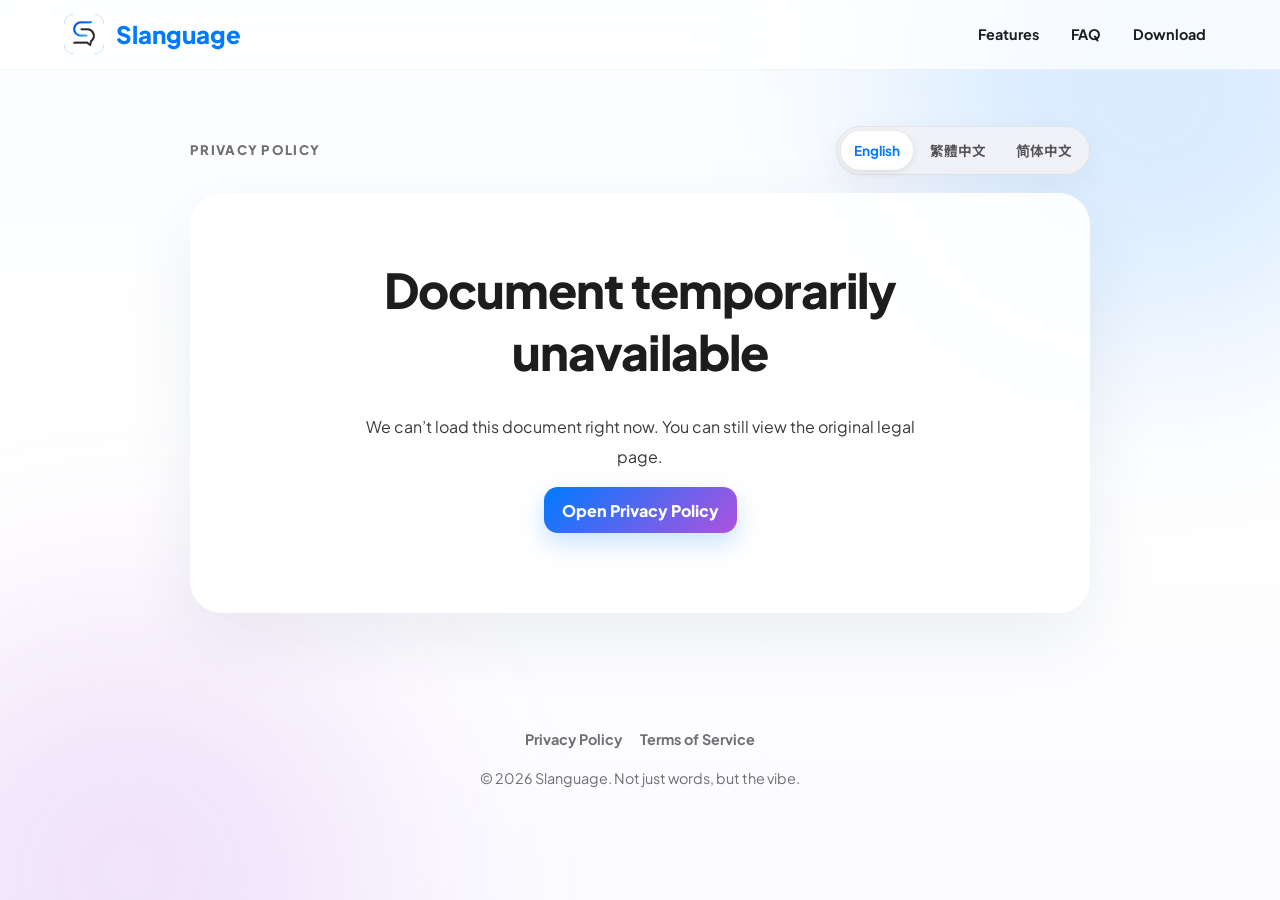
<file: privacy/index.html>
<!DOCTYPE html>
<html lang="en">
<head>
  <meta charset="UTF-8">
  <meta name="viewport" content="width=device-width, initial-scale=1.0">
  <title>Slanguage Privacy Policy</title>
  <meta name="description" content="Read the official Slanguage Privacy Policy.">
  <meta name="robots" content="index, follow, max-image-preview:large, max-snippet:-1">
  <meta name="googlebot" content="index, follow">
  <meta name="author" content="SwipeUp Labs">
  <meta name="theme-color" content="#007AFF">
  <link rel="canonical" href="https://swipeuplabs.github.io/slanguage-web/privacy/">
  <meta property="og:type" content="website">
  <meta property="og:locale" content="en_US">
  <meta property="og:site_name" content="Slanguage">
  <meta property="og:title" content="Slanguage Privacy Policy">
  <meta property="og:description" content="Read the official Slanguage Privacy Policy.">
  <meta property="og:url" content="https://swipeuplabs.github.io/slanguage-web/privacy/">
  <meta property="og:image" content="https://swipeuplabs.github.io/slanguage-web/og-image.png">
  <meta name="twitter:card" content="summary_large_image">
  <meta name="twitter:title" content="Slanguage Privacy Policy">
  <meta name="twitter:description" content="Read the official Slanguage Privacy Policy.">
  <meta name="twitter:image" content="https://swipeuplabs.github.io/slanguage-web/og-image.png">
  <link rel="icon" href="../logo.png" type="image/png">
  <link rel="preconnect" href="https://fonts.googleapis.com">
  <link rel="preconnect" href="https://fonts.gstatic.com" crossorigin>
  <link href="https://fonts.googleapis.com/css2?family=Plus+Jakarta+Sans:wght@400;600;700;800;900&family=Noto+Sans+TC:wght@400;500;700;900&display=swap" rel="stylesheet">
  <link rel="stylesheet" href="../assets/legal-page.css">
</head>
<body data-legal-type="privacy">
  <a class="skip-link" id="skip-link" href="#legal-content">Skip to legal document</a>
  <div class="bg-wrapper" aria-hidden="true"></div>

  <nav class="site-nav" aria-label="Main navigation">
    <div class="nav-inner">
      <a href="../" class="logo" aria-label="Slanguage home">
        <img src="../logo.png" alt="Slanguage App icon" width="40" height="40" onerror="this.style.background='#007AFF'">
        Slanguage
      </a>
      <div class="nav-actions">
        <a href="../#features" class="nav-link" id="nav-features">Features</a>
        <a href="../#faq" class="nav-link" id="nav-faq">FAQ</a>
        <a href="../#download" class="nav-link" id="nav-download">Download</a>
      </div>
    </div>
  </nav>

  <main class="legal-shell">
    <div class="legal-topbar">
      <p class="legal-type" id="legal-type">Privacy Policy</p>
      <nav class="language-switcher" id="legal-language-switcher" aria-label="Legal document language">
        <a href="?lang=en" data-lang="en" aria-current="page">English</a>
        <a href="?lang=zh-TW" data-lang="zh-TW">繁體中文</a>
        <a href="?lang=zh-CN" data-lang="zh-CN">简体中文</a>
      </nav>
    </div>

    <section class="legal-card" aria-label="Privacy Policy">
      <div id="legal-content" class="legal-content loading-state" aria-busy="true">
        <div class="loading-inner">
          <div class="loading-spinner" aria-hidden="true"></div>
          <p role="status" aria-live="polite">Loading Privacy Policy…</p>
        </div>
      </div>
      <noscript>
        <p>JavaScript is required to display the latest legal document inside this page. You can view the original <a href="https://swipeuplabs.github.io/slanguage-legal/privacy-en.html">Slanguage Privacy Policy</a>.</p>
      </noscript>
    </section>
  </main>

  <footer class="site-footer">
    <nav class="footer-links" aria-label="Legal links">
      <a id="footer-privacy" href="../privacy/?lang=en">Privacy Policy</a>
      <a id="footer-terms" href="../terms/?lang=en">Terms of Service</a>
    </nav>
    <p>&copy; 2026 Slanguage. Not just words, but the vibe.</p>
  </footer>

  <script src="../assets/legal-config.js" defer></script>
  <script src="../assets/legal-page.js" defer></script>
</body>
</html>
</file>
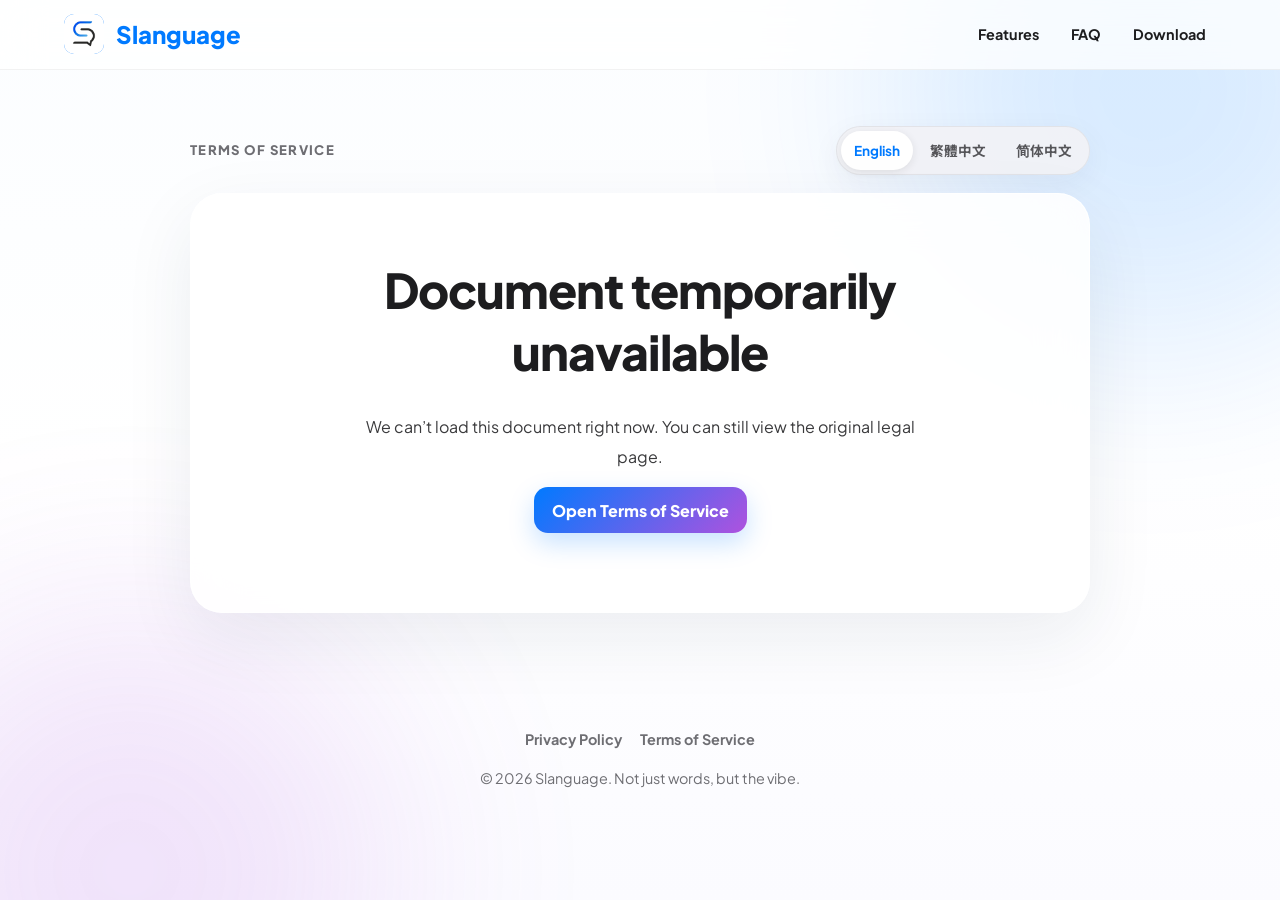
<file: terms/index.html>
<!DOCTYPE html>
<html lang="en">
<head>
  <meta charset="UTF-8">
  <meta name="viewport" content="width=device-width, initial-scale=1.0">
  <title>Slanguage Terms of Service</title>
  <meta name="description" content="Read the official Slanguage Terms of Service.">
  <meta name="robots" content="index, follow, max-image-preview:large, max-snippet:-1">
  <meta name="googlebot" content="index, follow">
  <meta name="author" content="SwipeUp Labs">
  <meta name="theme-color" content="#007AFF">
  <link rel="canonical" href="https://swipeuplabs.github.io/slanguage-web/terms/">
  <meta property="og:type" content="website">
  <meta property="og:locale" content="en_US">
  <meta property="og:site_name" content="Slanguage">
  <meta property="og:title" content="Slanguage Terms of Service">
  <meta property="og:description" content="Read the official Slanguage Terms of Service.">
  <meta property="og:url" content="https://swipeuplabs.github.io/slanguage-web/terms/">
  <meta property="og:image" content="https://swipeuplabs.github.io/slanguage-web/og-image.png">
  <meta name="twitter:card" content="summary_large_image">
  <meta name="twitter:title" content="Slanguage Terms of Service">
  <meta name="twitter:description" content="Read the official Slanguage Terms of Service.">
  <meta name="twitter:image" content="https://swipeuplabs.github.io/slanguage-web/og-image.png">
  <link rel="icon" href="../logo.png" type="image/png">
  <link rel="preconnect" href="https://fonts.googleapis.com">
  <link rel="preconnect" href="https://fonts.gstatic.com" crossorigin>
  <link href="https://fonts.googleapis.com/css2?family=Plus+Jakarta+Sans:wght@400;600;700;800;900&family=Noto+Sans+TC:wght@400;500;700;900&display=swap" rel="stylesheet">
  <link rel="stylesheet" href="../assets/legal-page.css">
</head>
<body data-legal-type="terms">
  <a class="skip-link" id="skip-link" href="#legal-content">Skip to legal document</a>
  <div class="bg-wrapper" aria-hidden="true"></div>

  <nav class="site-nav" aria-label="Main navigation">
    <div class="nav-inner">
      <a href="../" class="logo" aria-label="Slanguage home">
        <img src="../logo.png" alt="Slanguage App icon" width="40" height="40" onerror="this.style.background='#007AFF'">
        Slanguage
      </a>
      <div class="nav-actions">
        <a href="../#features" class="nav-link" id="nav-features">Features</a>
        <a href="../#faq" class="nav-link" id="nav-faq">FAQ</a>
        <a href="../#download" class="nav-link" id="nav-download">Download</a>
      </div>
    </div>
  </nav>

  <main class="legal-shell">
    <div class="legal-topbar">
      <p class="legal-type" id="legal-type">Terms of Service</p>
      <nav class="language-switcher" id="legal-language-switcher" aria-label="Legal document language">
        <a href="?lang=en" data-lang="en" aria-current="page">English</a>
        <a href="?lang=zh-TW" data-lang="zh-TW">繁體中文</a>
        <a href="?lang=zh-CN" data-lang="zh-CN">简体中文</a>
      </nav>
    </div>

    <section class="legal-card" aria-label="Terms of Service">
      <div id="legal-content" class="legal-content loading-state" aria-busy="true">
        <div class="loading-inner">
          <div class="loading-spinner" aria-hidden="true"></div>
          <p role="status" aria-live="polite">Loading Terms of Service…</p>
        </div>
      </div>
      <noscript>
        <p>JavaScript is required to display the latest legal document inside this page. You can view the original <a href="https://swipeuplabs.github.io/slanguage-legal/terms-en.html">Slanguage Terms of Service</a>.</p>
      </noscript>
    </section>
  </main>

  <footer class="site-footer">
    <nav class="footer-links" aria-label="Legal links">
      <a id="footer-privacy" href="../privacy/?lang=en">Privacy Policy</a>
      <a id="footer-terms" href="../terms/?lang=en">Terms of Service</a>
    </nav>
    <p>&copy; 2026 Slanguage. Not just words, but the vibe.</p>
  </footer>

  <script src="../assets/legal-config.js" defer></script>
  <script src="../assets/legal-page.js" defer></script>
</body>
</html>
</file>
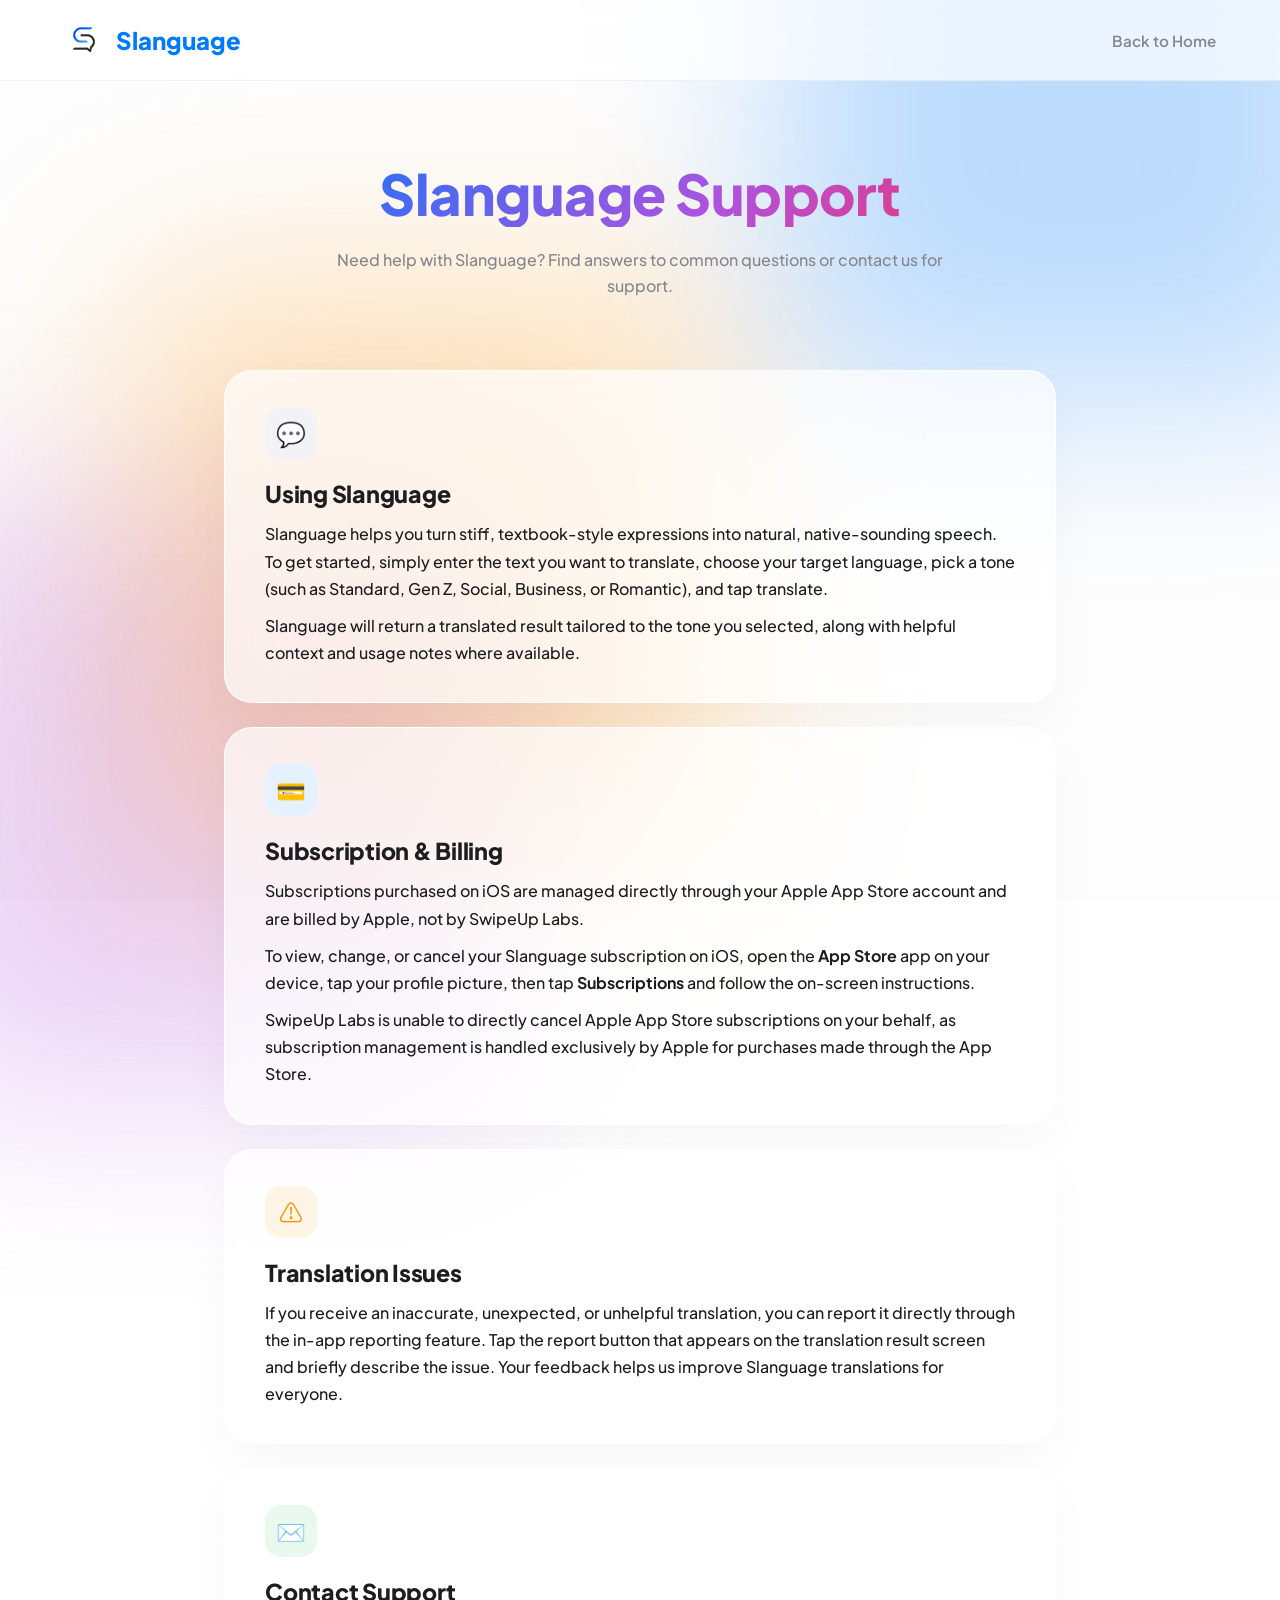
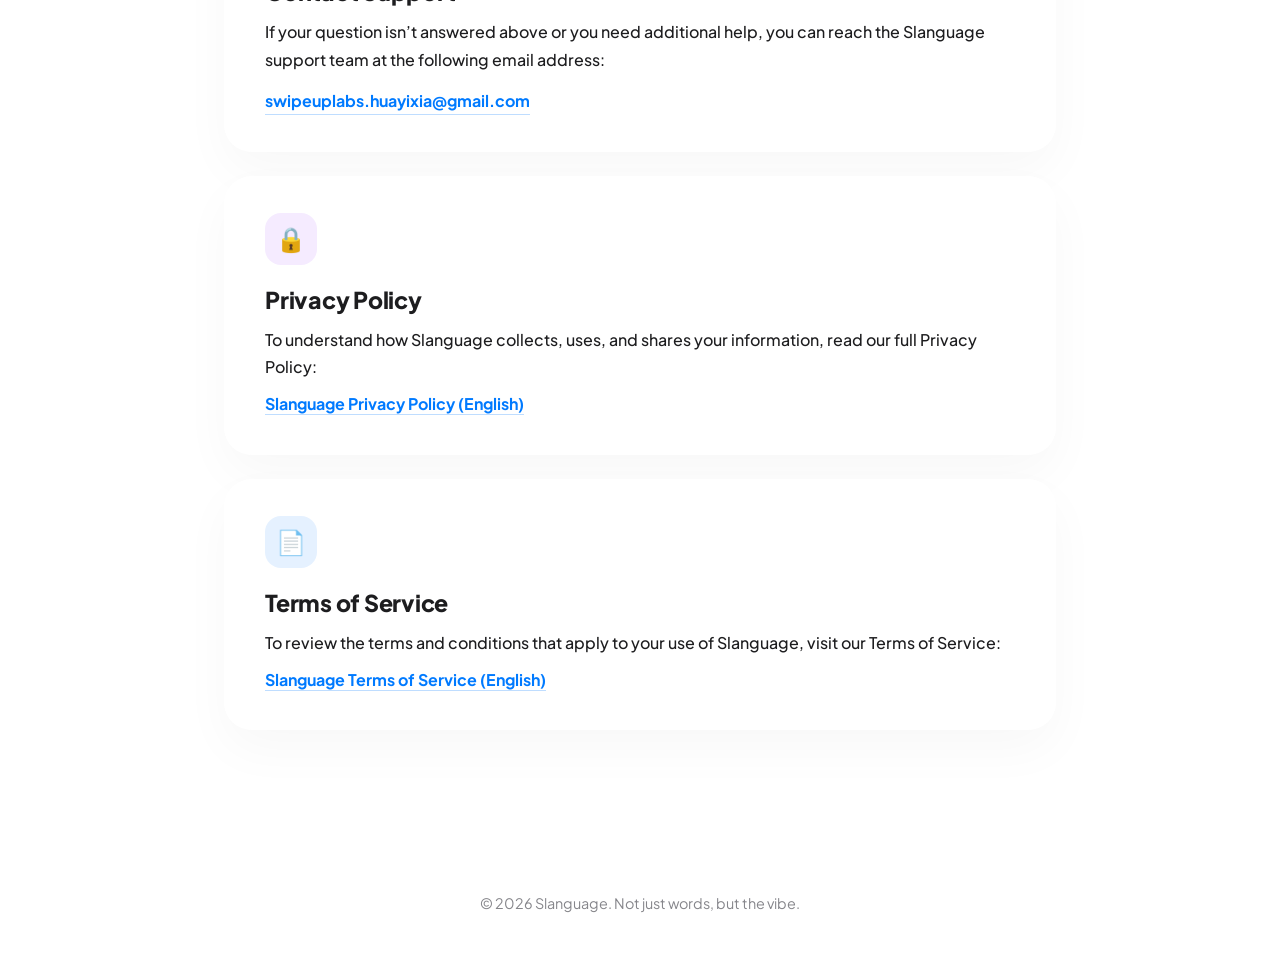
<file: support.html>
<!DOCTYPE html>
<html lang="en">
<head>
    <meta charset="UTF-8">
    <meta name="viewport" content="width=device-width, initial-scale=1.0">
    <title>Slanguage Support</title>
    <link href="https://fonts.googleapis.com/css2?family=Plus+Jakarta+Sans:wght@400;600;700;800;900&family=Noto+Sans+TC:wght@400;500;700;900&display=swap" rel="stylesheet">
    <style>
        :root {
            --primary: #007AFF;
            --primary-light: #E5F1FF;
            --accent-purple: #AF52DE;
            --accent-orange: #FF9500;
            --accent-green: #34C759;
            --text-main: #1D1D1F;
            --text-gray: #86868B;
            --bg-blur: rgba(255, 255, 255, 0.7);
        }

        * { margin: 0; padding: 0; box-sizing: border-box; }

        html { scroll-behavior: smooth; }

        body {
            font-family: 'Plus Jakarta Sans', 'Noto Sans TC', sans-serif;
            background-color: #ffffff;
            color: var(--text-main);
            overflow-x: hidden;
            -webkit-font-smoothing: antialiased;
        }

        /* --- Animated blurred background blobs --- */
        .bg-wrapper {
            position: fixed;
            top: 0; left: 0; width: 100%; height: 100%;
            z-index: -2;
            background: #fdfdfd;
        }

        .blob {
            position: absolute;
            width: 600px;
            height: 600px;
            filter: blur(100px);
            opacity: 0.25;
            z-index: -1;
            animation: move 25s infinite alternate;
        }
        .blob-1 { background: var(--primary); top: -200px; right: -100px; }
        .blob-2 { background: var(--accent-purple); bottom: -200px; left: -100px; animation-delay: -5s; }
        .blob-3 { background: var(--accent-orange); top: 30%; left: 10%; animation-delay: -10s; }

        @keyframes move {
            from { transform: translate(0, 0) scale(1); }
            to   { transform: translate(100px, 100px) scale(1.1); }
        }

        /* --- Navigation --- */
        nav {
            position: fixed;
            top: 0; width: 100%; padding: 20px 5%;
            display: flex; justify-content: space-between; align-items: center;
            z-index: 1000; background: var(--bg-blur); backdrop-filter: blur(20px);
            -webkit-backdrop-filter: blur(20px);
            border-bottom: 1px solid rgba(0,0,0,0.05);
        }

        .logo {
            display: flex; align-items: center; gap: 12px;
            font-weight: 800; font-size: 1.5rem;
            color: var(--primary); text-decoration: none;
        }
        .logo img {
            width: 40px; height: 40px;
            border-radius: 10px; background: var(--primary);
        }

        .nav-link {
            color: var(--text-gray);
            text-decoration: none;
            font-size: 0.95rem;
            font-weight: 600;
            transition: color 0.2s;
        }
        .nav-link:hover { color: var(--primary); }

        /* --- Page wrapper --- */
        .page {
            max-width: 960px;
            margin: 0 auto;
            padding: 160px 5% 100px;
        }

        /* --- Hero / Intro --- */
        .support-hero {
            text-align: center;
            margin-bottom: 72px;
        }
        .support-hero h1 {
            font-size: clamp(2.2rem, 4.5vw, 3.5rem);
            font-weight: 900;
            letter-spacing: -0.5px;
            line-height: 1.2;
            background: linear-gradient(135deg, #007AFF 0%, #AF52DE 60%, #FF2D55 100%);
            -webkit-background-clip: text;
            -webkit-text-fill-color: transparent;
            background-clip: text;
            margin-bottom: 20px;
        }
        .support-hero p {
            font-size: clamp(1rem, 1.15vw, 1.15rem);
            line-height: 1.6;
            color: var(--text-gray);
            max-width: 640px;
            margin: 0 auto;
            font-weight: 500;
        }

        /* --- Section cards --- */
        .support-section {
            background: rgba(255, 255, 255, 0.7);
            border: 1px solid rgba(255, 255, 255, 0.9);
            backdrop-filter: blur(20px);
            -webkit-backdrop-filter: blur(20px);
            border-radius: 28px;
            padding: 36px 40px;
            margin-bottom: 24px;
            box-shadow: 0 20px 50px rgba(0,0,0,0.03);
        }

        .support-section .section-icon {
            width: 52px;
            height: 52px;
            border-radius: 16px;
            display: inline-flex;
            align-items: center;
            justify-content: center;
            font-size: 1.5rem;
            margin-bottom: 20px;
            flex-shrink: 0;
        }
        .icon-using     { background: var(--color-stiff-bg, #f2f2f7); color: #8e8e93; }
        .icon-billing   { background: var(--primary-light);        color: var(--primary); }
        .icon-issues    { background: #FFF5E6;                      color: var(--accent-orange); }
        .icon-contact   { background: #EAF9EE;                      color: var(--accent-green); }
        .icon-privacy   { background: #F5EBFF;                      color: var(--accent-purple); }
        .icon-terms     { background: var(--primary-light);        color: var(--primary); }

        .support-section h2 {
            font-size: 1.45rem;
            font-weight: 800;
            letter-spacing: -0.25px;
            margin-bottom: 12px;
            color: var(--text-main);
        }
        .support-section p {
            font-size: 1rem;
            line-height: 1.7;
            color: var(--text-main);
            font-weight: 500;
            margin-bottom: 10px;
        }
        .support-section p:last-child { margin-bottom: 0; }

        .support-section a {
            color: var(--primary);
            text-decoration: none;
            font-weight: 700;
            border-bottom: 1.5px solid rgba(0,122,255,0.25);
            transition: border-color 0.2s;
        }
        .support-section a:hover {
            border-color: var(--primary);
        }

        .email-link {
            display: inline-block;
            margin-top: 4px;
            word-break: break-all;
        }

        /* --- Footer --- */
        footer {
            text-align: center;
            padding: 40px 5% 60px;
            color: var(--text-gray);
            font-size: 0.9rem;
        }

        /* --- Responsive --- */
        @media (max-width: 768px) {
            .page { padding: 140px 5% 80px; }
            .support-section { padding: 28px 24px; border-radius: 22px; }
            .support-section h2 { font-size: 1.25rem; }
            .support-hero { margin-bottom: 56px; }
        }

        @media (max-width: 480px) {
            nav { padding: 16px 5%; }
            .logo { font-size: 1.25rem; gap: 8px; }
            .logo img { width: 34px; height: 34px; border-radius: 8px; }
            .nav-link { font-size: 0.85rem; }
            .support-section { padding: 24px 20px; border-radius: 20px; margin-bottom: 18px; }
            .support-section .section-icon { width: 44px; height: 44px; border-radius: 12px; font-size: 1.25rem; margin-bottom: 16px; }
        }
    </style>
</head>
<body>

    <div class="bg-wrapper" aria-hidden="true">
        <div class="blob blob-1"></div>
        <div class="blob blob-2"></div>
        <div class="blob blob-3"></div>
    </div>

    <nav>
        <a href="index.html" class="logo">
            <img src="logo.png" alt="Slanguage logo" onerror="this.style.background='#007AFF'; this.removeAttribute('src');">
            Slanguage
        </a>
        <a href="index.html" class="nav-link">Back to Home</a>
    </nav>

    <main class="page">

        <section class="support-hero">
            <h1>Slanguage Support</h1>
            <p>Need help with Slanguage? Find answers to common questions or contact us for support.</p>
        </section>

        <section class="support-section" id="using">
            <div class="section-icon icon-using" aria-hidden="true">💬</div>
            <h2>Using Slanguage</h2>
            <p>Slanguage helps you turn stiff, textbook-style expressions into natural, native-sounding speech. To get started, simply enter the text you want to translate, choose your target language, pick a tone (such as Standard, Gen Z, Social, Business, or Romantic), and tap translate.</p>
            <p>Slanguage will return a translated result tailored to the tone you selected, along with helpful context and usage notes where available.</p>
        </section>

        <section class="support-section" id="billing">
            <div class="section-icon icon-billing" aria-hidden="true">💳</div>
            <h2>Subscription &amp; Billing</h2>
            <p>Subscriptions purchased on iOS are managed directly through your Apple App Store account and are billed by Apple, not by SwipeUp Labs.</p>
            <p>To view, change, or cancel your Slanguage subscription on iOS, open the <strong>App Store</strong> app on your device, tap your profile picture, then tap <strong>Subscriptions</strong> and follow the on-screen instructions.</p>
            <p>SwipeUp Labs is unable to directly cancel Apple App Store subscriptions on your behalf, as subscription management is handled exclusively by Apple for purchases made through the App Store.</p>
        </section>

        <section class="support-section" id="issues">
            <div class="section-icon icon-issues" aria-hidden="true">⚠️</div>
            <h2>Translation Issues</h2>
            <p>If you receive an inaccurate, unexpected, or unhelpful translation, you can report it directly through the in-app reporting feature. Tap the report button that appears on the translation result screen and briefly describe the issue. Your feedback helps us improve Slanguage translations for everyone.</p>
        </section>

        <section class="support-section" id="contact">
            <div class="section-icon icon-contact" aria-hidden="true">✉️</div>
            <h2>Contact Support</h2>
            <p>If your question isn&rsquo;t answered above or you need additional help, you can reach the Slanguage support team at the following email address:</p>
            <p><a class="email-link" href="mailto:swipeuplabs.huayixia@gmail.com">swipeuplabs.huayixia@gmail.com</a></p>
        </section>

        <section class="support-section" id="privacy">
            <div class="section-icon icon-privacy" aria-hidden="true">🔒</div>
            <h2>Privacy Policy</h2>
            <p>To understand how Slanguage collects, uses, and shares your information, read our full Privacy Policy:</p>
            <p><a href="https://SwipeupLabs.github.io/slanguage-legal/privacy-en.html" target="_blank" rel="noopener noreferrer">Slanguage Privacy Policy (English)</a></p>
        </section>

        <section class="support-section" id="terms">
            <div class="section-icon icon-terms" aria-hidden="true">📄</div>
            <h2>Terms of Service</h2>
            <p>To review the terms and conditions that apply to your use of Slanguage, visit our Terms of Service:</p>
            <p><a href="https://SwipeupLabs.github.io/slanguage-legal/terms-en.html" target="_blank" rel="noopener noreferrer">Slanguage Terms of Service (English)</a></p>
        </section>

    </main>

    <footer>
        <p>&copy; 2026 Slanguage. Not just words, but the vibe.</p>
    </footer>

</body>
</html>
</file>
<file: assets/legal-page.css>
:root {
  --primary: #007AFF;
  --primary-light: #E5F1FF;
  --text-main: #1D1D1F;
  --text-gray: #6E6E73;
  --surface: rgba(255, 255, 255, 0.88);
  --line: rgba(0, 0, 0, 0.08);
  --shadow: 0 24px 70px rgba(30, 45, 75, 0.08);
}

* { box-sizing: border-box; }
html { scroll-behavior: smooth; }
body {
  margin: 0;
  min-height: 100vh;
  font-family: 'Plus Jakarta Sans', 'Noto Sans TC', sans-serif;
  color: var(--text-main);
  background: #fff;
  -webkit-font-smoothing: antialiased;
  line-height: 1.7;
}
a, button { font: inherit; }
a { color: var(--primary); }
:focus-visible { outline: 3px solid rgba(0, 122, 255, 0.32); outline-offset: 3px; }

.skip-link {
  position: fixed;
  top: 12px;
  left: 12px;
  z-index: 3000;
  padding: 10px 14px;
  border-radius: 12px;
  background: #111;
  color: #fff;
  text-decoration: none;
  transform: translateY(-180%);
  transition: transform .2s;
}
.skip-link:focus { transform: translateY(0); }

.bg-wrapper {
  position: fixed;
  inset: 0;
  z-index: -2;
  overflow: hidden;
  background: linear-gradient(180deg, #fbfdff 0%, #ffffff 52%, #fbfbff 100%);
}
.bg-wrapper::before,
.bg-wrapper::after {
  content: '';
  position: absolute;
  width: 520px;
  height: 520px;
  border-radius: 50%;
  filter: blur(110px);
  opacity: .14;
}
.bg-wrapper::before { top: -170px; right: -130px; background: #007AFF; }
.bg-wrapper::after { bottom: -230px; left: -130px; background: #AF52DE; }

.site-nav {
  position: fixed;
  inset: 0 0 auto 0;
  z-index: 1000;
  padding: 14px 5%;
  background: rgba(255,255,255,.76);
  border-bottom: 1px solid rgba(0,0,0,.05);
  backdrop-filter: blur(20px);
}
.nav-inner {
  max-width: 1200px;
  margin: 0 auto;
  display: flex;
  align-items: center;
  justify-content: space-between;
  gap: 24px;
}
.logo {
  display: flex;
  align-items: center;
  gap: 12px;
  color: var(--primary);
  font-size: 1.5rem;
  font-weight: 800;
  text-decoration: none;
}
.logo img {
  width: 40px;
  height: 40px;
  border-radius: 10px;
  object-fit: cover;
  background: var(--primary);
}
.nav-actions { display: flex; align-items: center; gap: 12px; }
.nav-link {
  padding: 8px 10px;
  border-radius: 12px;
  color: var(--text-main);
  text-decoration: none;
  font-size: .9rem;
  font-weight: 700;
}
.nav-link:hover { background: rgba(0,122,255,.08); color: var(--primary); }

.legal-shell {
  width: min(100% - 32px, 900px);
  margin: 0 auto;
  padding: 126px 0 72px;
}
.legal-topbar {
  display: flex;
  align-items: center;
  justify-content: space-between;
  gap: 18px;
  margin-bottom: 18px;
}
.legal-type {
  margin: 0;
  color: var(--text-gray);
  font-size: .82rem;
  font-weight: 800;
  letter-spacing: .1em;
  text-transform: uppercase;
}
.language-switcher {
  display: inline-flex;
  gap: 4px;
  padding: 4px;
  border: 1px solid rgba(0,0,0,.06);
  border-radius: 999px;
  background: rgba(242,242,247,.9);
  box-shadow: 0 8px 30px rgba(30,45,75,.05);
}
.language-switcher a {
  padding: 8px 13px;
  border-radius: 999px;
  color: #555559;
  text-decoration: none;
  font-size: .85rem;
  font-weight: 700;
  white-space: nowrap;
}
.language-switcher a:hover { color: var(--primary); }
.language-switcher a.is-selected,
.language-switcher a[aria-current="page"] {
  color: var(--primary);
  background: #fff;
  box-shadow: 0 2px 8px rgba(0,0,0,.09);
}

.legal-card {
  min-height: 420px;
  padding: clamp(24px, 5vw, 52px);
  border: 1px solid rgba(255,255,255,.92);
  border-radius: 32px;
  background: var(--surface);
  box-shadow: var(--shadow);
  backdrop-filter: blur(24px);
}

.loading-state,
.error-state {
  min-height: 300px;
  display: grid;
  place-items: center;
  text-align: center;
  color: var(--text-gray);
}
.loading-inner,
.error-inner { max-width: 560px; }
.loading-spinner {
  width: 34px;
  height: 34px;
  margin: 0 auto 16px;
  border: 3px solid rgba(0,122,255,.14);
  border-top-color: var(--primary);
  border-radius: 50%;
  animation: spin .8s linear infinite;
}
@keyframes spin { to { transform: rotate(360deg); } }
.error-state h1 { margin: 0 0 10px; font-size: 1.45rem; }
.error-state p { margin: 0 0 22px; }
.fallback-button {
  display: inline-flex;
  align-items: center;
  justify-content: center;
  min-height: 46px;
  padding: 0 18px;
  border-radius: 14px;
  color: #fff;
  background: linear-gradient(135deg, #007AFF, #AF52DE);
  text-decoration: none;
  font-weight: 800;
  box-shadow: 0 10px 26px rgba(0,122,255,.22);
}

.legal-content { overflow-wrap: anywhere; }
.legal-content > :first-child { margin-top: 0; }
.legal-content h1,
.legal-content h2,
.legal-content h3,
.legal-content h4,
.legal-content h5,
.legal-content h6 {
  color: var(--text-main);
  line-height: 1.28;
  letter-spacing: -.02em;
  scroll-margin-top: 100px;
}
.legal-content h1 { margin: 0 0 30px; font-size: clamp(2rem, 5vw, 3rem); font-weight: 900; }
.legal-content h2 { margin: 42px 0 14px; font-size: clamp(1.35rem, 3vw, 1.75rem); font-weight: 850; }
.legal-content h3 { margin: 30px 0 10px; font-size: 1.18rem; font-weight: 800; }
.legal-content h4,
.legal-content h5,
.legal-content h6 { margin: 24px 0 8px; font-size: 1.02rem; font-weight: 800; }
.legal-content p { margin: 0 0 16px; color: #3A3A3C; line-height: 1.85; }
.legal-content ul,
.legal-content ol { margin: 0 0 18px; padding-left: 1.6rem; }
.legal-content li { margin: 7px 0; color: #3A3A3C; }
.legal-content strong,
.legal-content b { color: var(--text-main); }
.legal-content a { text-underline-offset: 3px; }
.legal-content blockquote {
  margin: 20px 0;
  padding: 14px 18px;
  border-left: 4px solid var(--primary);
  border-radius: 0 14px 14px 0;
  background: rgba(0,122,255,.055);
}
.legal-content hr { margin: 34px 0; border: 0; border-top: 1px solid var(--line); }
.legal-content table {
  width: 100%;
  margin: 18px 0 24px;
  border-collapse: collapse;
  display: block;
  overflow-x: auto;
}
.legal-content th,
.legal-content td { padding: 12px 14px; border: 1px solid var(--line); text-align: left; vertical-align: top; }
.legal-content th { background: rgba(0,122,255,.055); }
.legal-content pre,
.legal-content code { font-family: ui-monospace, SFMono-Regular, Menlo, Consolas, monospace; }
.legal-content pre { padding: 16px; overflow-x: auto; border-radius: 14px; background: #f6f7f9; }

.site-footer {
  padding: 42px 24px 56px;
  color: var(--text-gray);
  text-align: center;
  font-size: .9rem;
}
.footer-links {
  display: flex;
  justify-content: center;
  gap: 18px;
  flex-wrap: wrap;
  margin-bottom: 14px;
}
.footer-links a { color: var(--text-gray); text-decoration: none; font-weight: 700; }
.footer-links a:hover { color: var(--primary); }
.site-footer p { margin: 0; }

@media (max-width: 800px) {
  .nav-link { display: none; }
  .logo { font-size: 1.2rem; gap: 9px; }
  .logo img { width: 36px; height: 36px; }
  .legal-shell { width: min(100% - 24px, 900px); padding-top: 108px; }
  .legal-topbar { align-items: flex-start; flex-direction: column; }
  .language-switcher { width: 100%; display: grid; grid-template-columns: repeat(3, minmax(0, 1fr)); }
  .language-switcher a { text-align: center; padding-inline: 8px; }
  .legal-card { border-radius: 24px; padding: 24px 20px 34px; }
}

@media (prefers-reduced-motion: reduce) {
  html { scroll-behavior: auto; }
  *, *::before, *::after { animation-duration: .01ms !important; animation-iteration-count: 1 !important; transition-duration: .01ms !important; }
}
</file>
